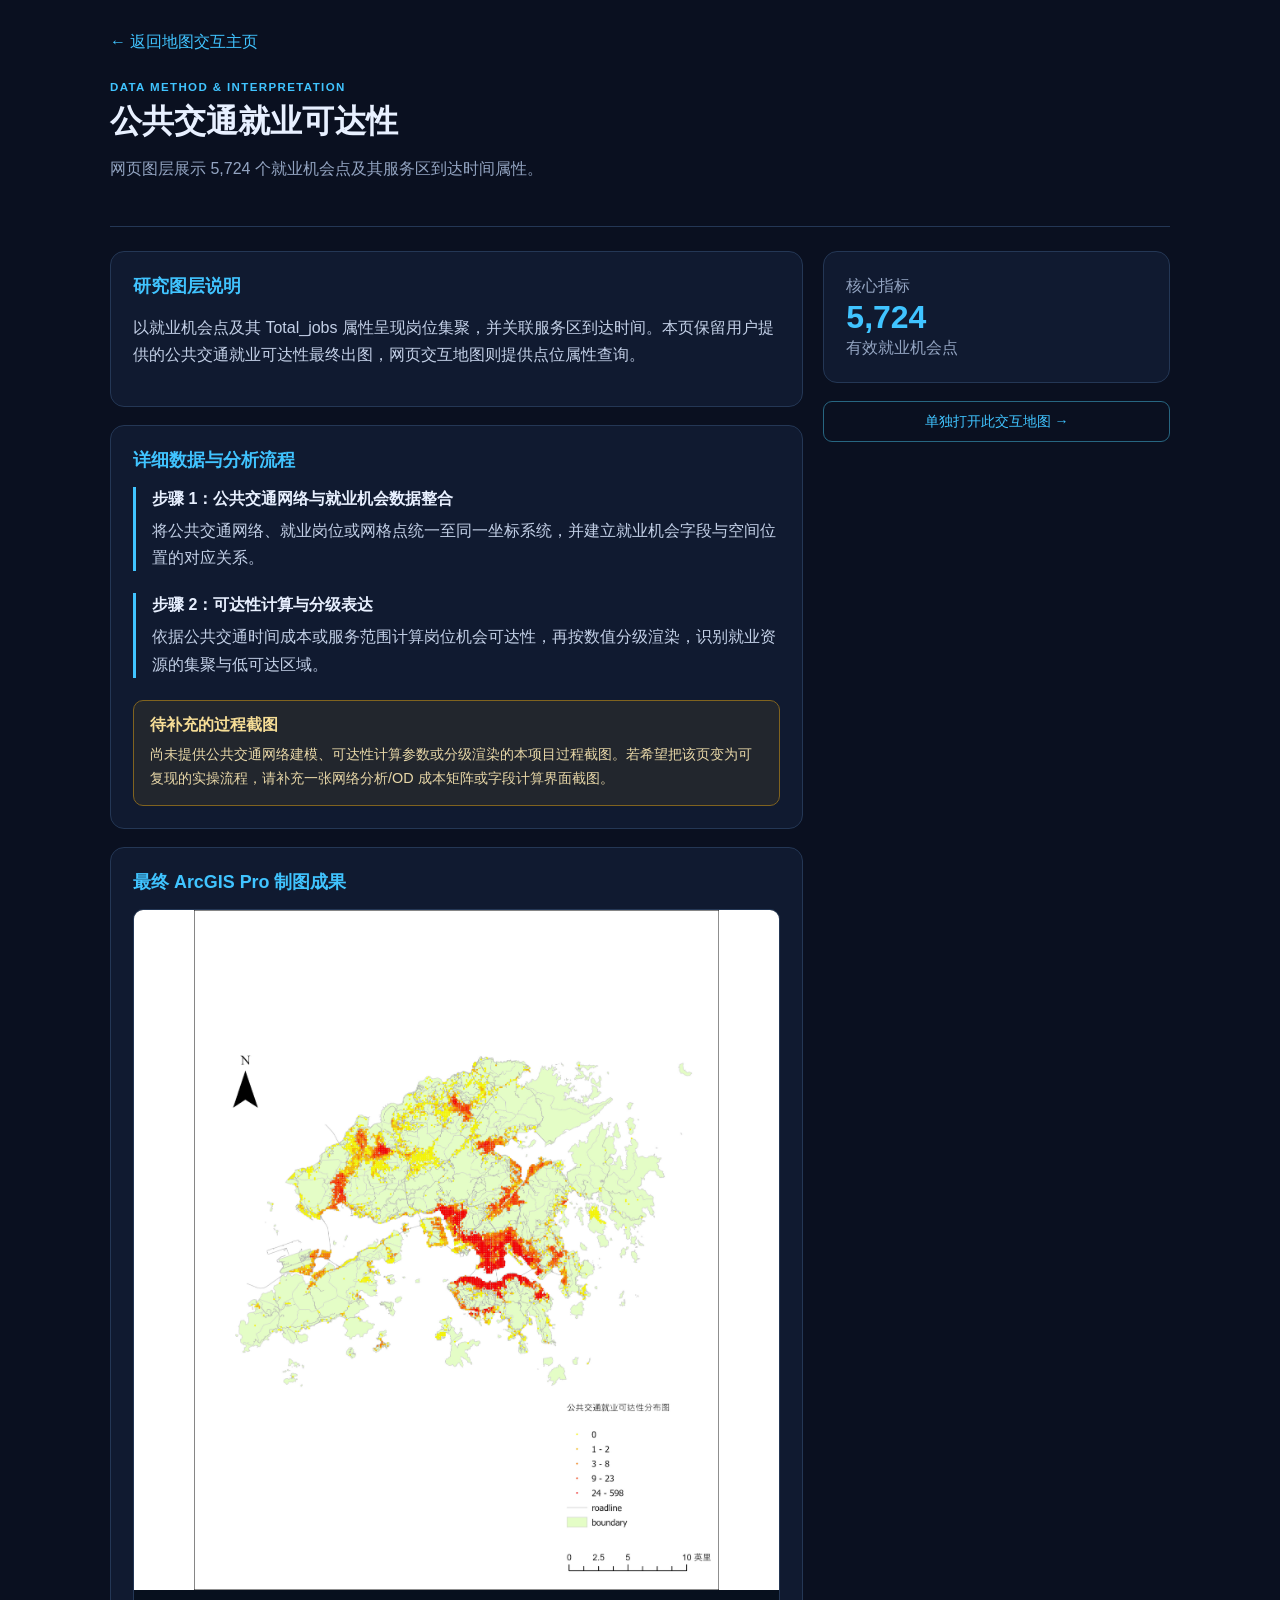
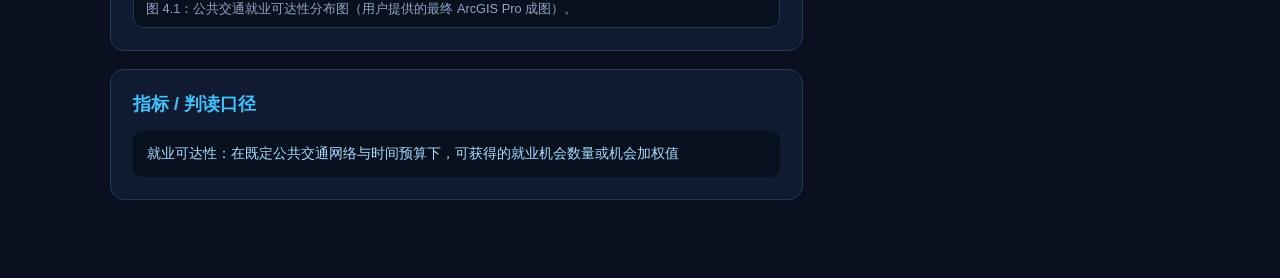
<file: detail_accessibility.html>
<!doctype html>
<html lang='zh-CN'>
<head>
  <meta charset='utf-8'>
  <meta name='viewport' content='width=device-width,initial-scale=1'>
  <title>公共交通就业可达性｜详细分析</title>
  <link rel='stylesheet' href='styles.css'>
</head>
<body>
  <main class='detail'>
    <a class='back' href='index.html'>← 返回地图交互主页</a>
    <header class='hero'>
      <div class='eyebrow'>DATA METHOD &amp; INTERPRETATION</div>
      <h1>公共交通就业可达性</h1>
      <p class='subtitle'>网页图层展示 5,724 个就业机会点及其服务区到达时间属性。</p>
    </header>
    <div class='grid'>
      <section>
        <article class='card'><h2>研究图层说明</h2><p>以就业机会点及其 Total_jobs 属性呈现岗位集聚，并关联服务区到达时间。本页保留用户提供的公共交通就业可达性最终出图，网页交互地图则提供点位属性查询。</p></article>
        <article class='card'><h2>详细数据与分析流程</h2><div class='step-list'><article class='step'><h3>步骤 1：公共交通网络与就业机会数据整合</h3><p>将公共交通网络、就业岗位或网格点统一至同一坐标系统，并建立就业机会字段与空间位置的对应关系。</p></article><article class='step'><h3>步骤 2：可达性计算与分级表达</h3><p>依据公共交通时间成本或服务范围计算岗位机会可达性，再按数值分级渲染，识别就业资源的集聚与低可达区域。</p></article></div><aside class='notice'><strong>待补充的过程截图</strong><p>尚未提供公共交通网络建模、可达性计算参数或分级渲染的本项目过程截图。若希望把该页变为可复现的实操流程，请补充一张网络分析/OD 成本矩阵或字段计算界面截图。</p></aside></article>
        <article class='card'><h2>最终 ArcGIS Pro 制图成果</h2><figure class='analysis-figure'><img src='assets/accessibility-final.jpg' alt='公共交通就业可达性最终出图' loading='lazy'><figcaption>图 4.1：公共交通就业可达性分布图（用户提供的最终 ArcGIS Pro 成图）。</figcaption></figure></article>
        <article class='card'><h2>指标 / 判读口径</h2><code>就业可达性：在既定公共交通网络与时间预算下，可获得的就业机会数量或机会加权值</code></article>
      </section>
      <aside>
        <article class='card'><div class='muted'>核心指标</div><div class='metric'>5,724</div><div class='muted'>有效就业机会点</div></article>
        <a class='detail-link' href='map_accessibility.html'>单独打开此交互地图 →</a>
      </aside>
    </div>
  </main>
</body>
</html>
</file>
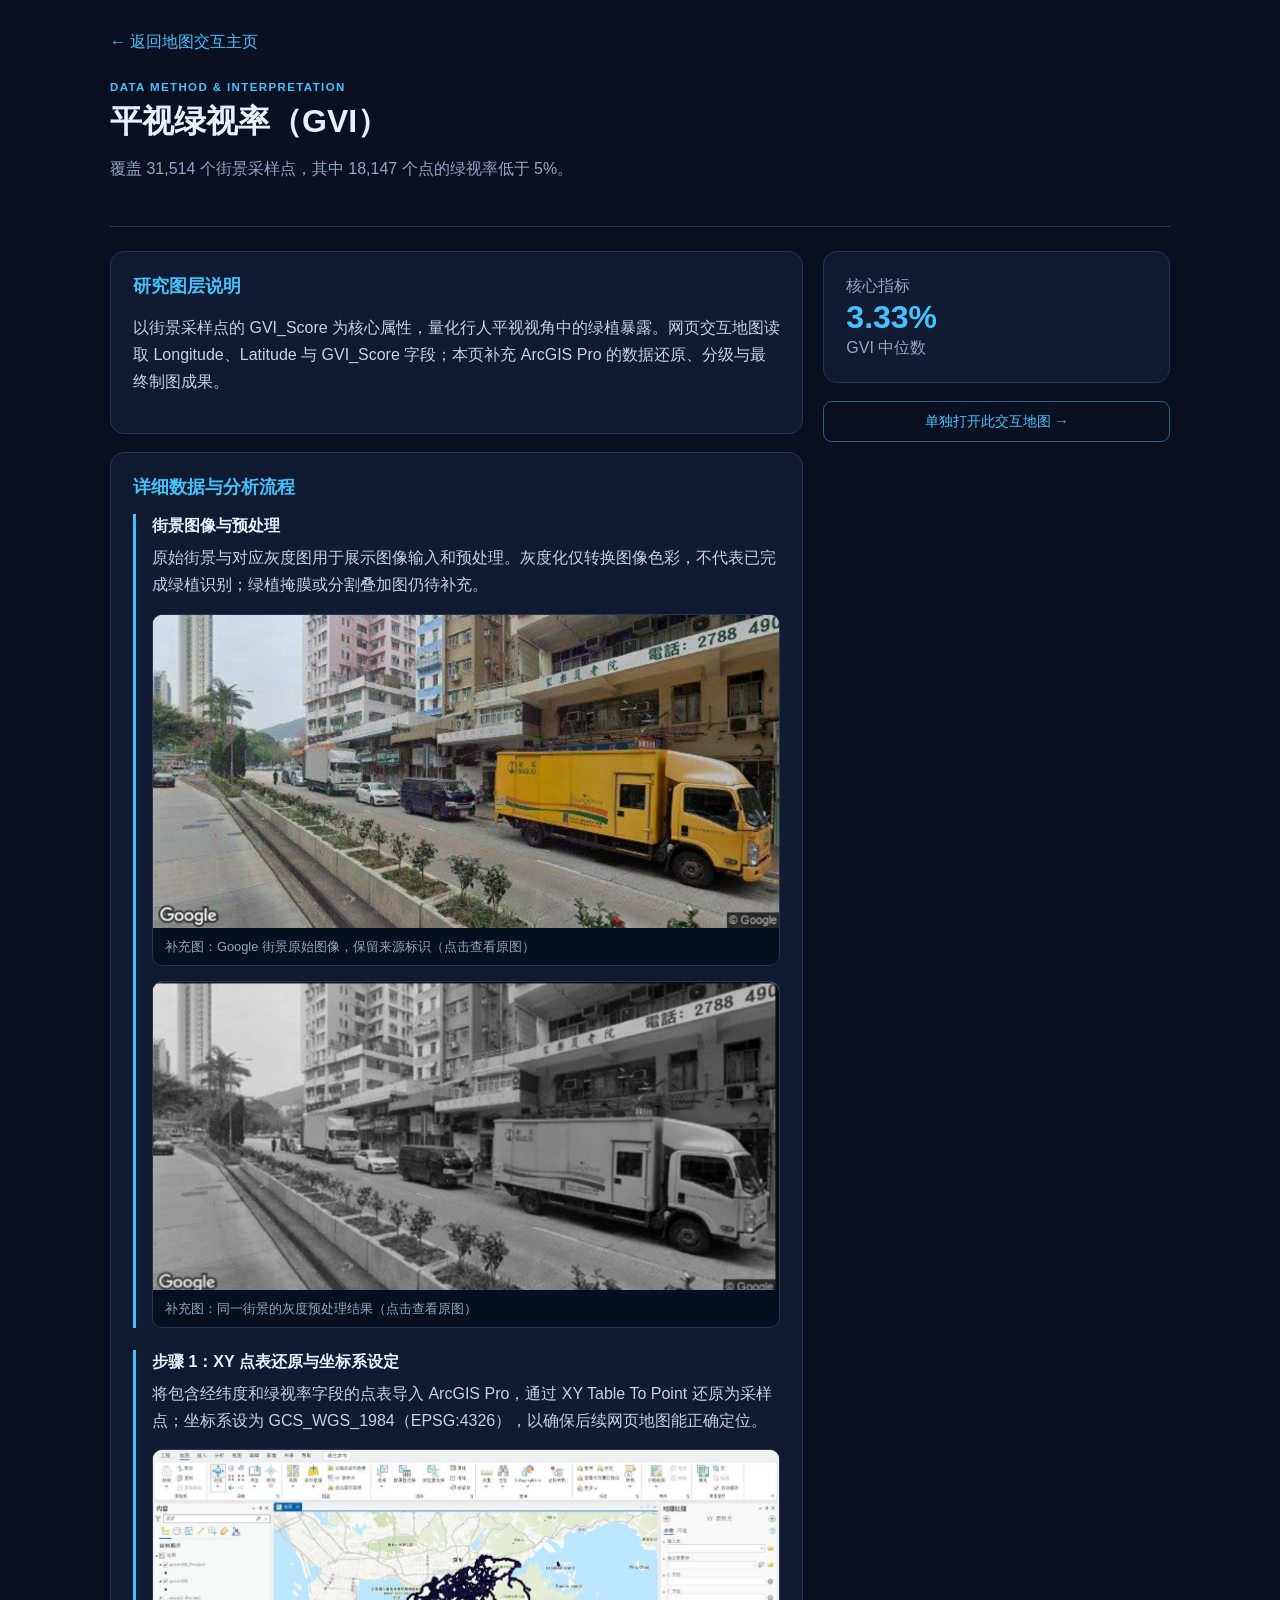
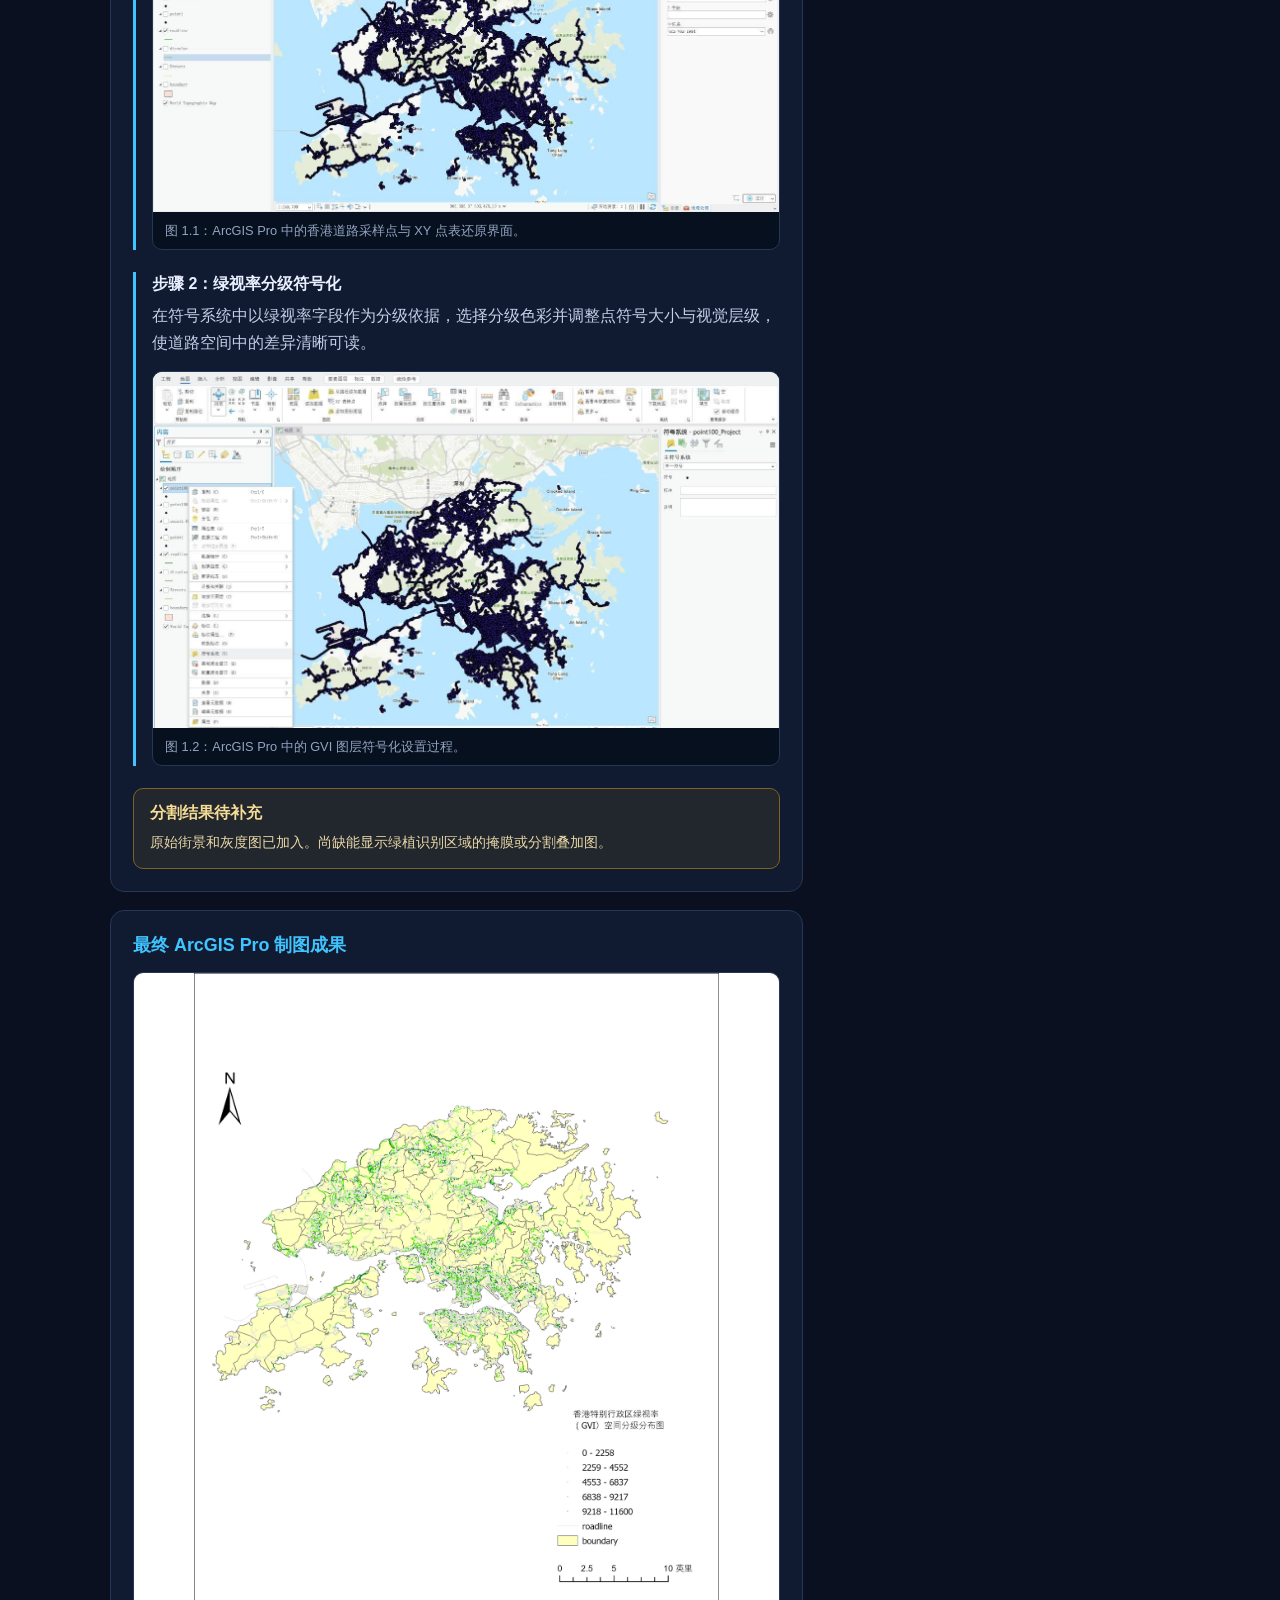
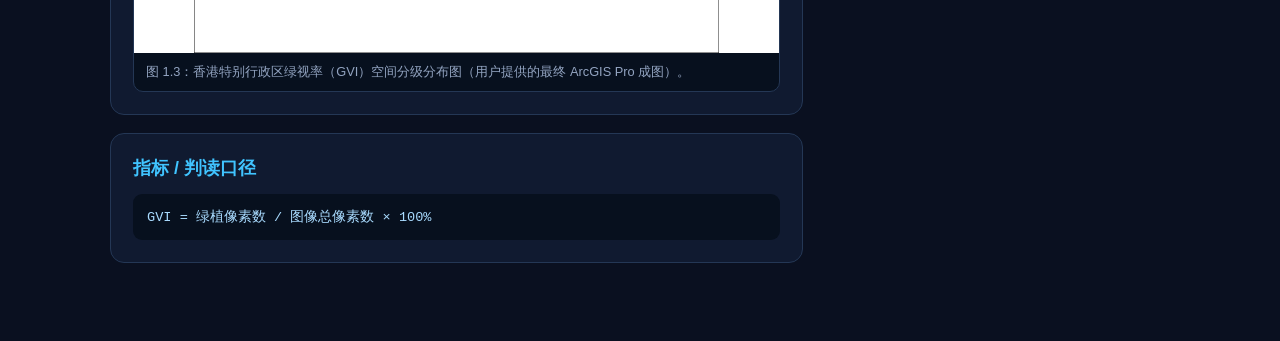
<file: detail_gvi.html>
<!doctype html>
<html lang='zh-CN'>
<head>
  <meta charset='utf-8'>
  <meta name='viewport' content='width=device-width,initial-scale=1'>
  <title>平视绿视率（GVI）｜详细分析</title>
  <link rel='stylesheet' href='styles.css'>
</head>
<body>
  <main class='detail'>
    <a class='back' href='index.html'>← 返回地图交互主页</a>
    <header class='hero'>
      <div class='eyebrow'>DATA METHOD &amp; INTERPRETATION</div>
      <h1>平视绿视率（GVI）</h1>
      <p class='subtitle'>覆盖 31,514 个街景采样点，其中 18,147 个点的绿视率低于 5%。</p>
    </header>
    <div class='grid'>
      <section>
        <article class='card'><h2>研究图层说明</h2><p>以街景采样点的 GVI_Score 为核心属性，量化行人平视视角中的绿植暴露。网页交互地图读取 Longitude、Latitude 与 GVI_Score 字段；本页补充 ArcGIS Pro 的数据还原、分级与最终制图成果。</p></article>
        <article class='card'><h2>详细数据与分析流程</h2><div class='step-list'><article class='step'><h3>街景图像与预处理</h3><p>原始街景与对应灰度图用于展示图像输入和预处理。灰度化仅转换图像色彩，不代表已完成绿植识别；绿植掩膜或分割叠加图仍待补充。</p><figure class='analysis-figure'><a href='assets/gvi-street-original.png' target='_blank' rel='noopener'><img src='assets/gvi-street-original.png' alt='补充图：Google 街景原始图像，保留来源标识' loading='lazy'></a><figcaption>补充图：Google 街景原始图像，保留来源标识（点击查看原图）</figcaption></figure><figure class='analysis-figure'><a href='assets/gvi-grayscale.png' target='_blank' rel='noopener'><img src='assets/gvi-grayscale.png' alt='补充图：同一街景的灰度预处理结果' loading='lazy'></a><figcaption>补充图：同一街景的灰度预处理结果（点击查看原图）</figcaption></figure></article><article class='step'><h3>步骤 1：XY 点表还原与坐标系设定</h3><p>将包含经纬度和绿视率字段的点表导入 ArcGIS Pro，通过 XY Table To Point 还原为采样点；坐标系设为 GCS_WGS_1984（EPSG:4326），以确保后续网页地图能正确定位。</p><figure class='analysis-figure'><img src='assets/gvi-xy-table.jpg' alt='香港道路采样点和 XY Table To Point 工具' loading='lazy'><figcaption>图 1.1：ArcGIS Pro 中的香港道路采样点与 XY 点表还原界面。</figcaption></figure></article><article class='step'><h3>步骤 2：绿视率分级符号化</h3><p>在符号系统中以绿视率字段作为分级依据，选择分级色彩并调整点符号大小与视觉层级，使道路空间中的差异清晰可读。</p><figure class='analysis-figure'><img src='assets/gvi-symbolization.jpg' alt='GVI 符号化设置' loading='lazy'><figcaption>图 1.2：ArcGIS Pro 中的 GVI 图层符号化设置过程。</figcaption></figure></article></div><aside class='notice'><strong>分割结果待补充</strong><p>原始街景和灰度图已加入。尚缺能显示绿植识别区域的掩膜或分割叠加图。</p></aside></article>
        <article class='card'><h2>最终 ArcGIS Pro 制图成果</h2><figure class='analysis-figure'><img src='assets/gvi-final.jpg' alt='平视绿视率（GVI）最终出图' loading='lazy'><figcaption>图 1.3：香港特别行政区绿视率（GVI）空间分级分布图（用户提供的最终 ArcGIS Pro 成图）。</figcaption></figure></article>
        <article class='card'><h2>指标 / 判读口径</h2><code>GVI = 绿植像素数 / 图像总像素数 × 100%</code></article>
      </section>
      <aside>
        <article class='card'><div class='muted'>核心指标</div><div class='metric'>3.33%</div><div class='muted'>GVI 中位数</div></article>
        <a class='detail-link' href='map_gvi.html'>单独打开此交互地图 →</a>
      </aside>
    </div>
  </main>
</body>
</html>
</file>
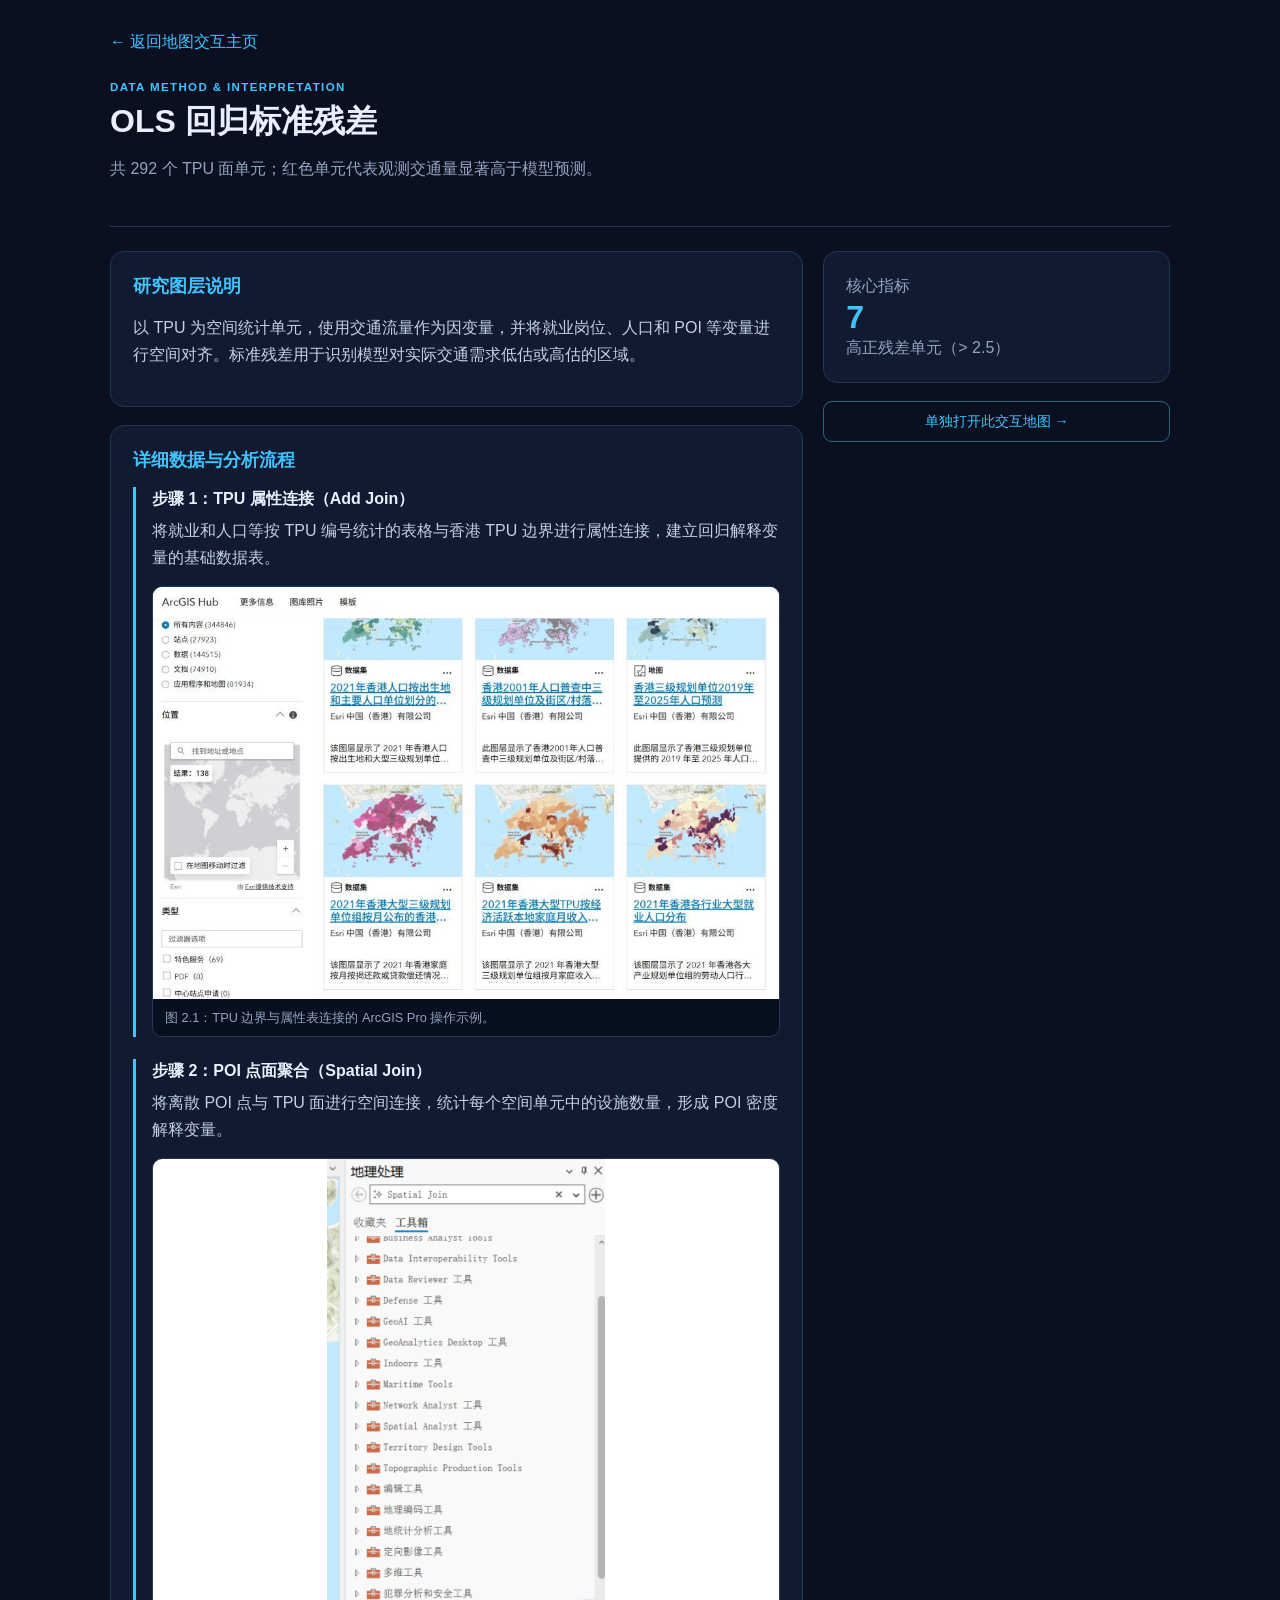
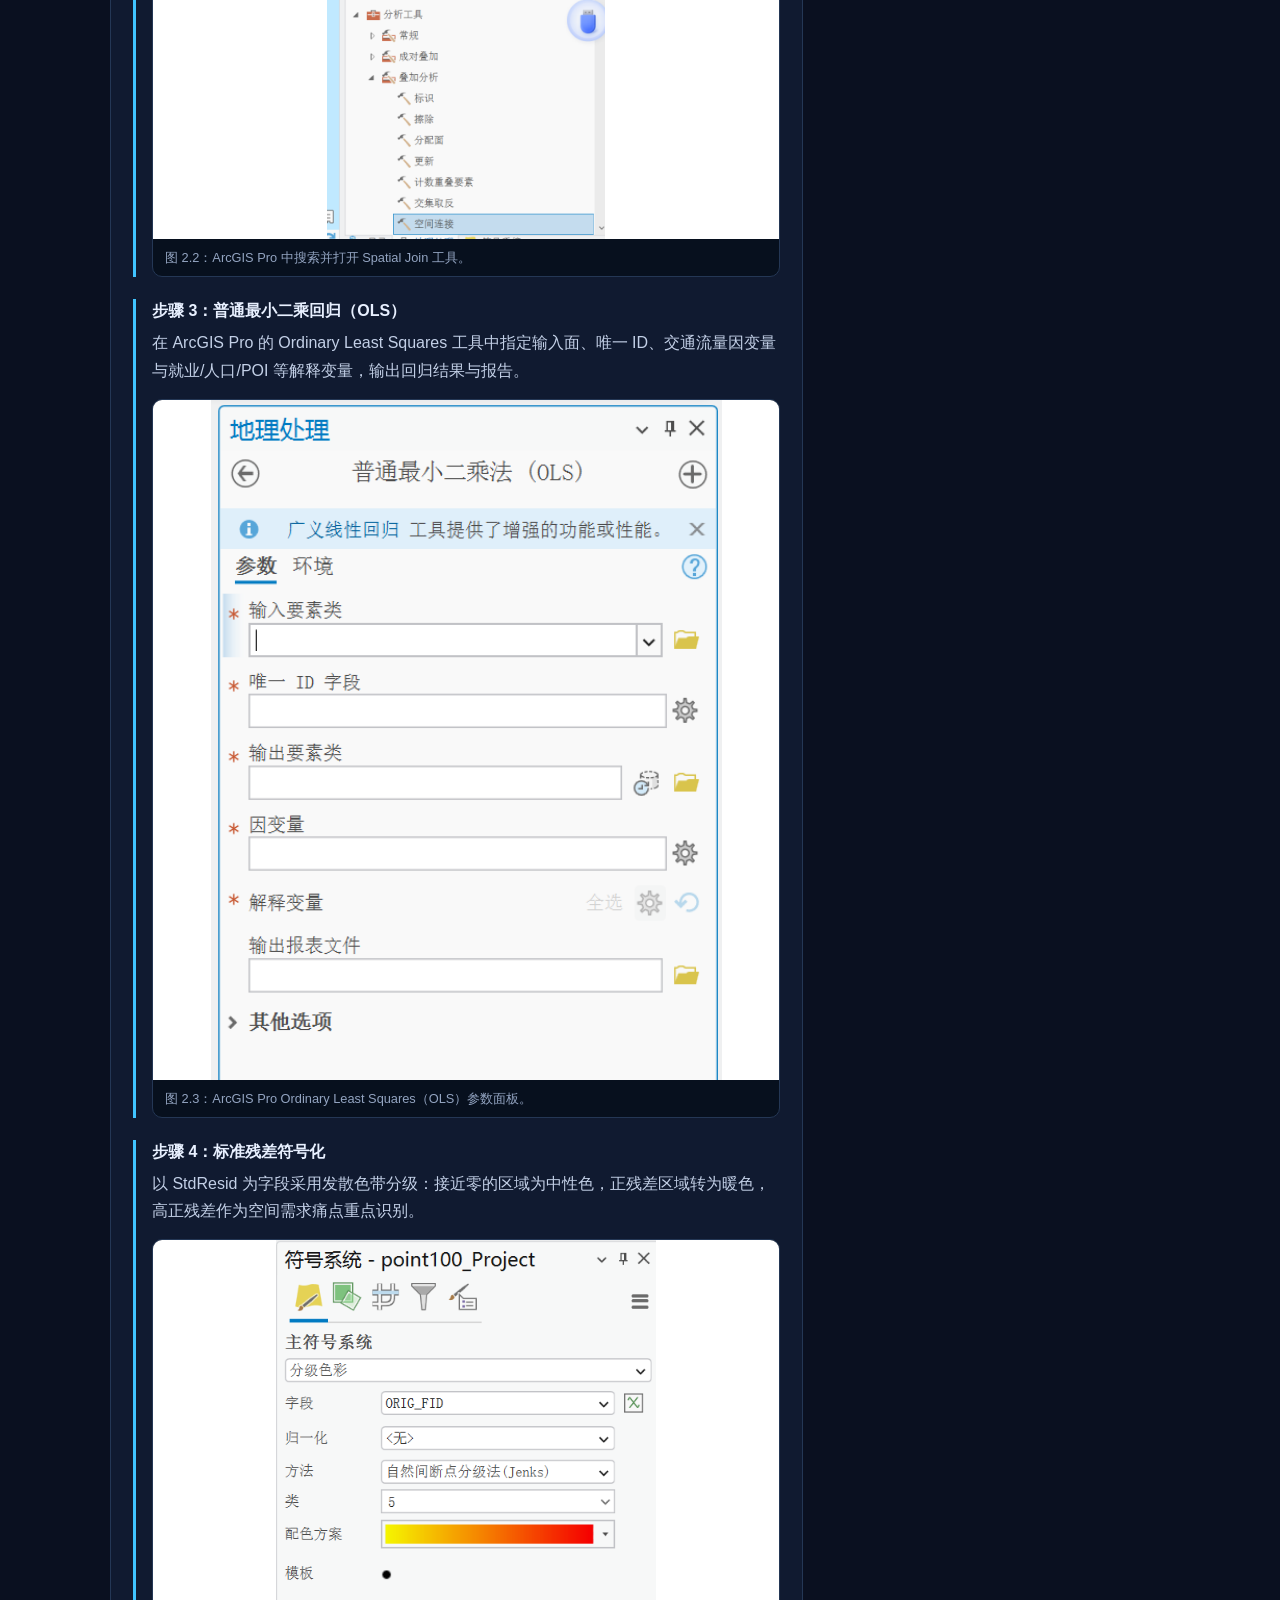
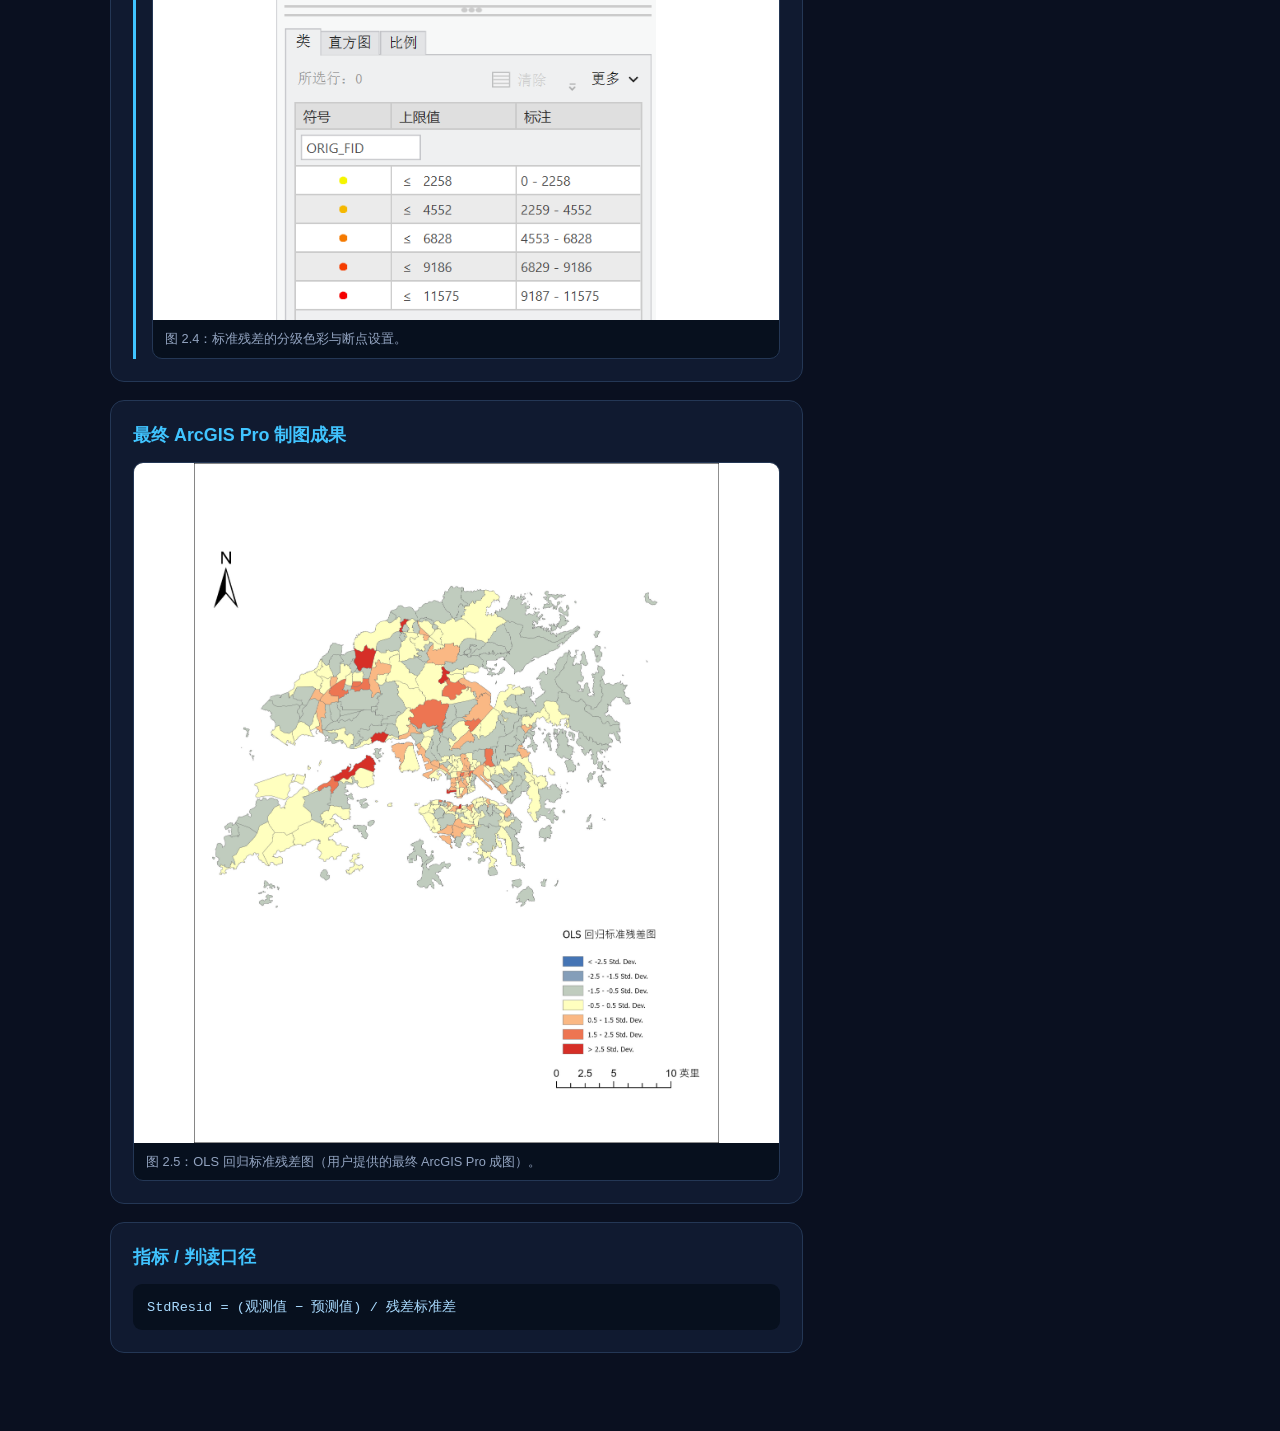
<file: detail_ols.html>
<!doctype html>
<html lang='zh-CN'>
<head>
  <meta charset='utf-8'>
  <meta name='viewport' content='width=device-width,initial-scale=1'>
  <title>OLS 回归标准残差｜详细分析</title>
  <link rel='stylesheet' href='styles.css'>
</head>
<body>
  <main class='detail'>
    <a class='back' href='index.html'>← 返回地图交互主页</a>
    <header class='hero'>
      <div class='eyebrow'>DATA METHOD &amp; INTERPRETATION</div>
      <h1>OLS 回归标准残差</h1>
      <p class='subtitle'>共 292 个 TPU 面单元；红色单元代表观测交通量显著高于模型预测。</p>
    </header>
    <div class='grid'>
      <section>
        <article class='card'><h2>研究图层说明</h2><p>以 TPU 为空间统计单元，使用交通流量作为因变量，并将就业岗位、人口和 POI 等变量进行空间对齐。标准残差用于识别模型对实际交通需求低估或高估的区域。</p></article>
        <article class='card'><h2>详细数据与分析流程</h2><div class='step-list'><article class='step'><h3>步骤 1：TPU 属性连接（Add Join）</h3><p>将就业和人口等按 TPU 编号统计的表格与香港 TPU 边界进行属性连接，建立回归解释变量的基础数据表。</p><figure class='analysis-figure'><img src='assets/ols-add-join.jpg' alt='ArcGIS Pro Add Join 操作' loading='lazy'><figcaption>图 2.1：TPU 边界与属性表连接的 ArcGIS Pro 操作示例。</figcaption></figure></article><article class='step'><h3>步骤 2：POI 点面聚合（Spatial Join）</h3><p>将离散 POI 点与 TPU 面进行空间连接，统计每个空间单元中的设施数量，形成 POI 密度解释变量。</p><figure class='analysis-figure'><img src='assets/ols-spatial-join.png' alt='ArcGIS Pro Spatial Join 工具' loading='lazy'><figcaption>图 2.2：ArcGIS Pro 中搜索并打开 Spatial Join 工具。</figcaption></figure></article><article class='step'><h3>步骤 3：普通最小二乘回归（OLS）</h3><p>在 ArcGIS Pro 的 Ordinary Least Squares 工具中指定输入面、唯一 ID、交通流量因变量与就业/人口/POI 等解释变量，输出回归结果与报告。</p><figure class='analysis-figure'><img src='assets/ols-model.png' alt='OLS 参数面板' loading='lazy'><figcaption>图 2.3：ArcGIS Pro Ordinary Least Squares（OLS）参数面板。</figcaption></figure></article><article class='step'><h3>步骤 4：标准残差符号化</h3><p>以 StdResid 为字段采用发散色带分级：接近零的区域为中性色，正残差区域转为暖色，高正残差作为空间需求痛点重点识别。</p><figure class='analysis-figure'><img src='assets/ols-symbolization.png' alt='OLS 标准残差符号化' loading='lazy'><figcaption>图 2.4：标准残差的分级色彩与断点设置。</figcaption></figure></article></div></article>
        <article class='card'><h2>最终 ArcGIS Pro 制图成果</h2><figure class='analysis-figure'><img src='assets/ols-final.jpg' alt='OLS 回归标准残差最终出图' loading='lazy'><figcaption>图 2.5：OLS 回归标准残差图（用户提供的最终 ArcGIS Pro 成图）。</figcaption></figure></article>
        <article class='card'><h2>指标 / 判读口径</h2><code>StdResid = (观测值 − 预测值) / 残差标准差</code></article>
      </section>
      <aside>
        <article class='card'><div class='muted'>核心指标</div><div class='metric'>7</div><div class='muted'>高正残差单元（> 2.5）</div></article>
        <a class='detail-link' href='map_ols.html'>单独打开此交互地图 →</a>
      </aside>
    </div>
  </main>
</body>
</html>
</file>
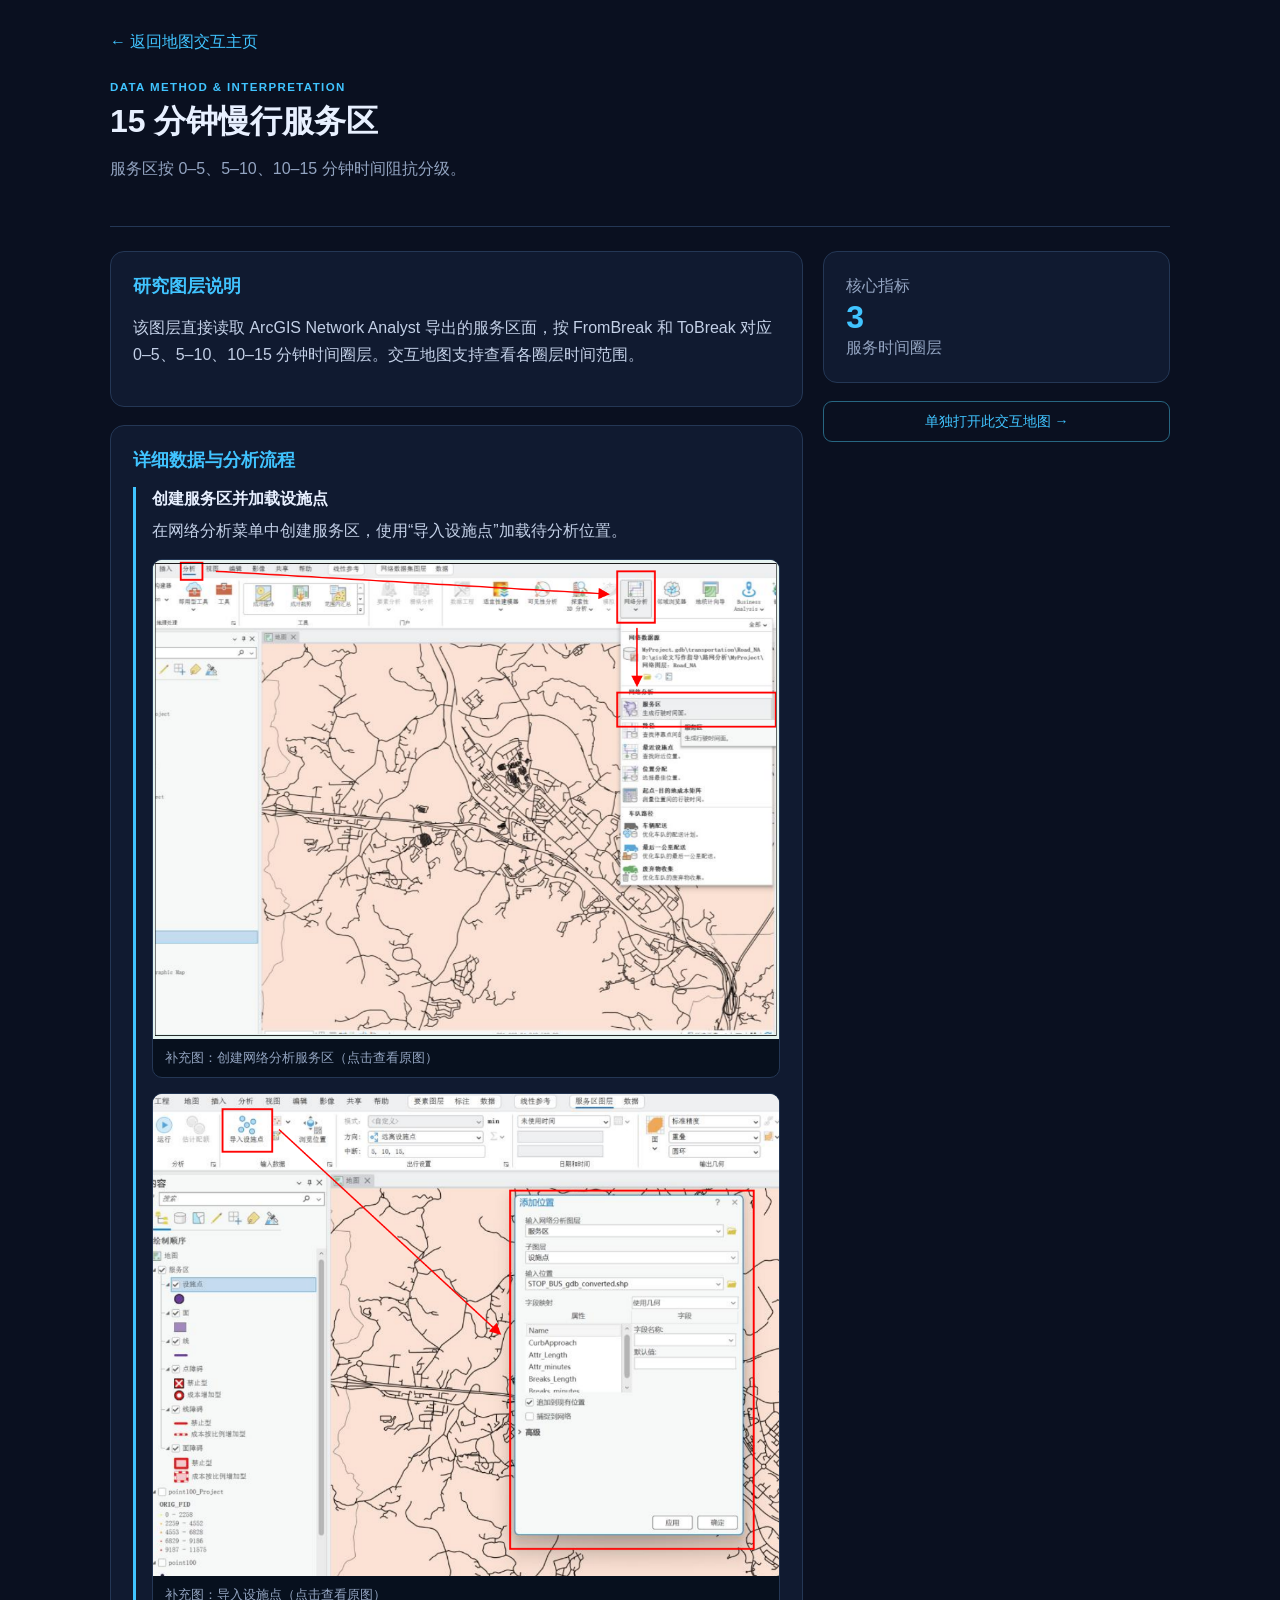
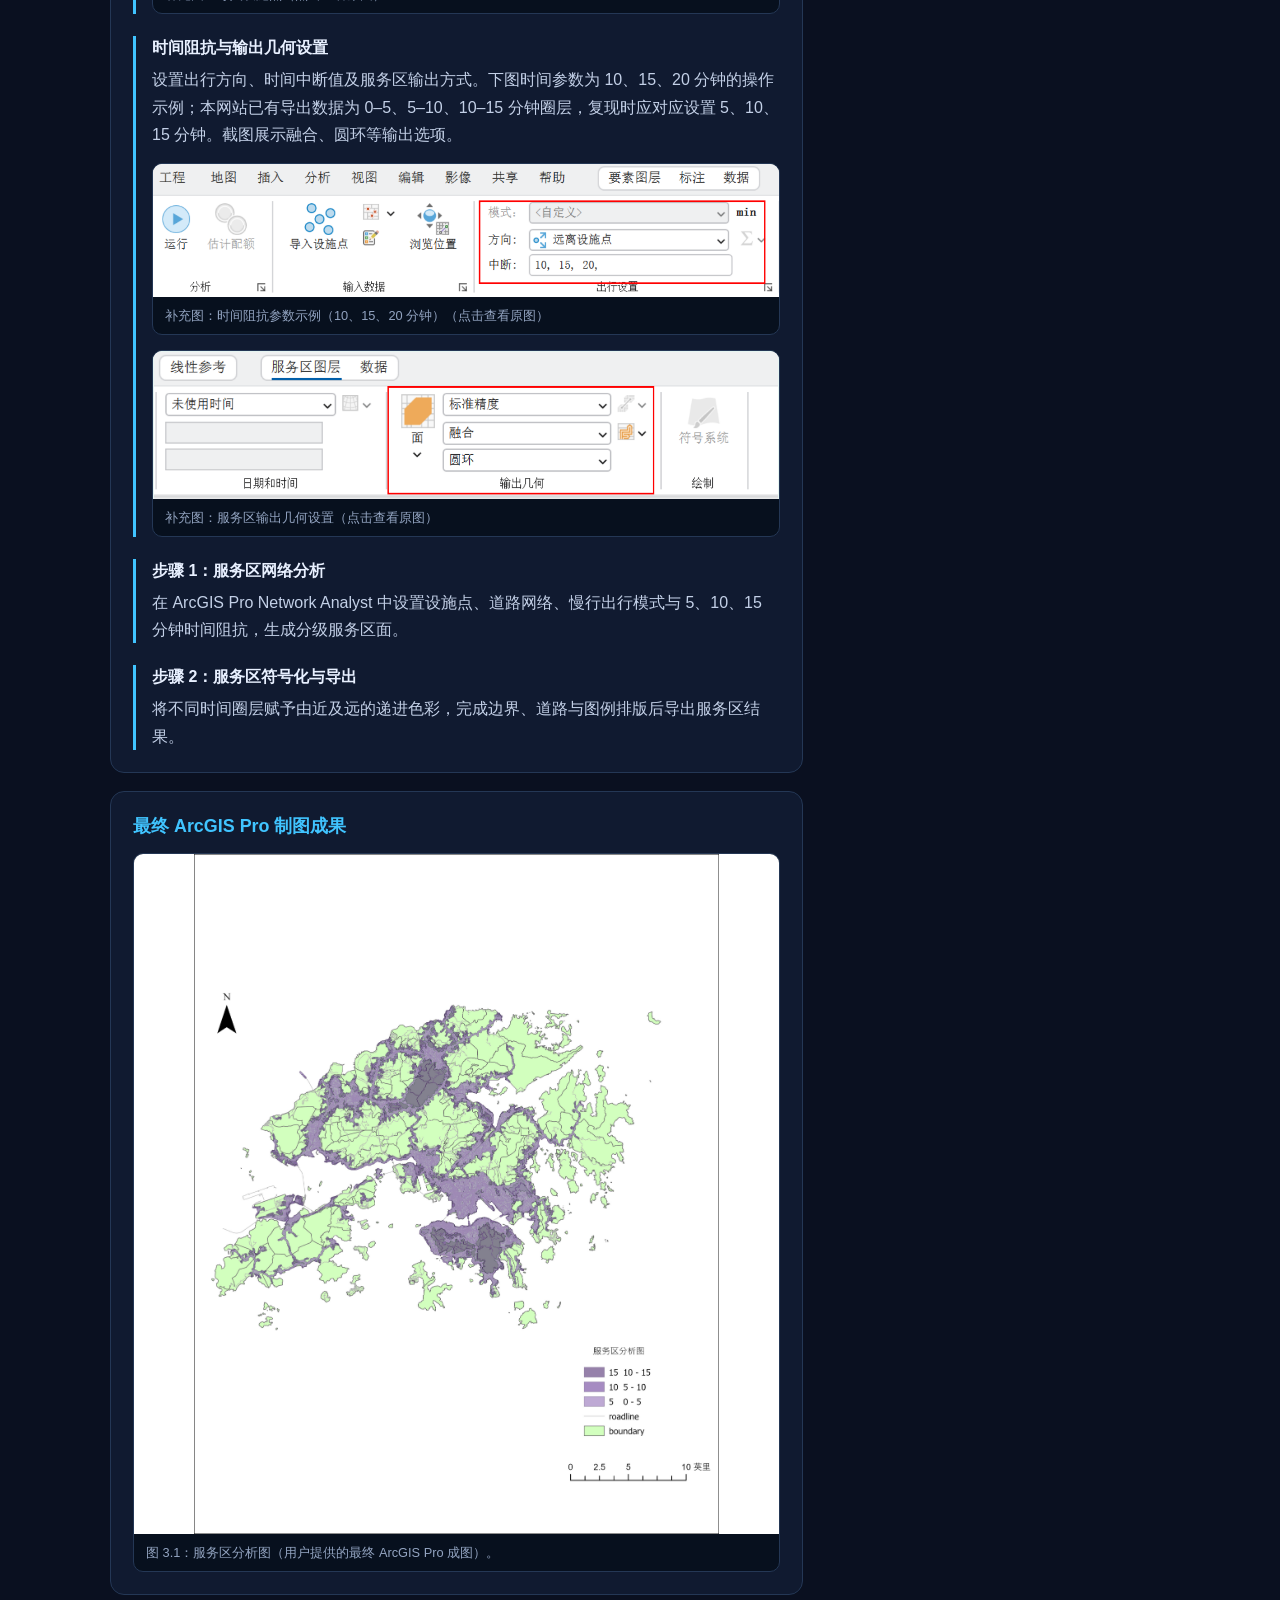
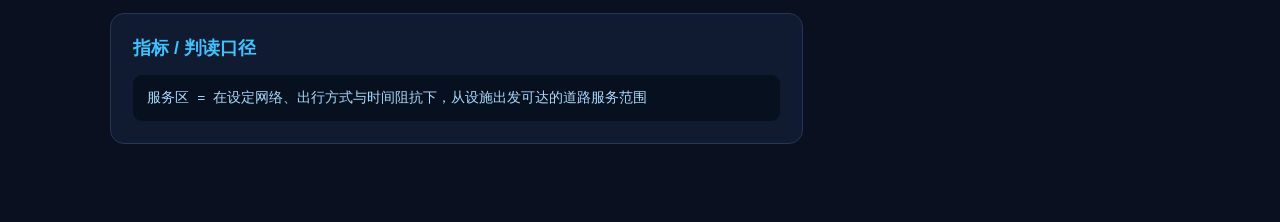
<file: detail_service.html>
<!doctype html>
<html lang='zh-CN'>
<head>
  <meta charset='utf-8'>
  <meta name='viewport' content='width=device-width,initial-scale=1'>
  <title>15 分钟慢行服务区｜详细分析</title>
  <link rel='stylesheet' href='styles.css'>
</head>
<body>
  <main class='detail'>
    <a class='back' href='index.html'>← 返回地图交互主页</a>
    <header class='hero'>
      <div class='eyebrow'>DATA METHOD &amp; INTERPRETATION</div>
      <h1>15 分钟慢行服务区</h1>
      <p class='subtitle'>服务区按 0–5、5–10、10–15 分钟时间阻抗分级。</p>
    </header>
    <div class='grid'>
      <section>
        <article class='card'><h2>研究图层说明</h2><p>该图层直接读取 ArcGIS Network Analyst 导出的服务区面，按 FromBreak 和 ToBreak 对应 0–5、5–10、10–15 分钟时间圈层。交互地图支持查看各圈层时间范围。</p></article>
        <article class='card'><h2>详细数据与分析流程</h2><div class='step-list'><article class='step'><h3>创建服务区并加载设施点</h3><p>在网络分析菜单中创建服务区，使用“导入设施点”加载待分析位置。</p><figure class='analysis-figure'><a href='assets/service-create.png' target='_blank' rel='noopener'><img src='assets/service-create.png' alt='补充图：创建网络分析服务区' loading='lazy'></a><figcaption>补充图：创建网络分析服务区（点击查看原图）</figcaption></figure><figure class='analysis-figure'><a href='assets/service-facilities.png' target='_blank' rel='noopener'><img src='assets/service-facilities.png' alt='补充图：导入设施点' loading='lazy'></a><figcaption>补充图：导入设施点（点击查看原图）</figcaption></figure></article><article class='step'><h3>时间阻抗与输出几何设置</h3><p>设置出行方向、时间中断值及服务区输出方式。下图时间参数为 10、15、20 分钟的操作示例；本网站已有导出数据为 0–5、5–10、10–15 分钟圈层，复现时应对应设置 5、10、15 分钟。截图展示融合、圆环等输出选项。</p><figure class='analysis-figure'><a href='assets/service-time-settings.png' target='_blank' rel='noopener'><img src='assets/service-time-settings.png' alt='补充图：时间阻抗参数示例（10、15、20 分钟）' loading='lazy'></a><figcaption>补充图：时间阻抗参数示例（10、15、20 分钟）（点击查看原图）</figcaption></figure><figure class='analysis-figure'><a href='assets/service-output-settings.png' target='_blank' rel='noopener'><img src='assets/service-output-settings.png' alt='补充图：服务区输出几何设置' loading='lazy'></a><figcaption>补充图：服务区输出几何设置（点击查看原图）</figcaption></figure></article><article class='step'><h3>步骤 1：服务区网络分析</h3><p>在 ArcGIS Pro Network Analyst 中设置设施点、道路网络、慢行出行模式与 5、10、15 分钟时间阻抗，生成分级服务区面。</p></article><article class='step'><h3>步骤 2：服务区符号化与导出</h3><p>将不同时间圈层赋予由近及远的递进色彩，完成边界、道路与图例排版后导出服务区结果。</p></article></div></article>
        <article class='card'><h2>最终 ArcGIS Pro 制图成果</h2><figure class='analysis-figure'><img src='assets/service-final.jpg' alt='15 分钟慢行服务区最终出图' loading='lazy'><figcaption>图 3.1：服务区分析图（用户提供的最终 ArcGIS Pro 成图）。</figcaption></figure></article>
        <article class='card'><h2>指标 / 判读口径</h2><code>服务区 = 在设定网络、出行方式与时间阻抗下，从设施出发可达的道路服务范围</code></article>
      </section>
      <aside>
        <article class='card'><div class='muted'>核心指标</div><div class='metric'>3</div><div class='muted'>服务时间圈层</div></article>
        <a class='detail-link' href='map_service.html'>单独打开此交互地图 →</a>
      </aside>
    </div>
  </main>
</body>
</html>
</file>
<file: styles.css>
:root { --bg:#0a1020; --panel:#101a30; --line:#243755; --text:#e8f0ff; --muted:#93a4c1; --cyan:#40c4ff; --accent:#7c4dff; }
    * { box-sizing:border-box; } body { margin:0; background:var(--bg); color:var(--text); font-family:Inter,-apple-system,BlinkMacSystemFont,'Segoe UI','Microsoft YaHei',sans-serif; }
    .app { min-height:100vh; display:grid; grid-template-columns:390px 1fr; } .sidebar { padding:28px 22px; background:linear-gradient(180deg,#101a30,#0b1325); border-right:1px solid var(--line); overflow:auto; }
    .eyebrow { color:var(--cyan); letter-spacing:.12em; font-size:.72rem; font-weight:700; } h1 { font-size:1.55rem; line-height:1.25; margin:8px 0; } .subtitle,.muted { color:var(--muted); line-height:1.55; }
    .nav { display:grid; gap:10px; margin:24px 0; } .nav button { color:var(--text); text-align:left; background:#111e36; border:1px solid var(--line); border-radius:12px; padding:13px; cursor:pointer; transition:.18s; } .nav button:hover,.nav button.active { border-color:var(--cyan); background:#172b4c; } .nav .tag { float:right; color:var(--cyan); font-size:.72rem; }
    .insight { padding:16px; border:1px solid var(--line); border-radius:12px; background:rgba(17,30,54,.7); } .insight h2 { font-size:1rem; margin:0 0 8px; color:var(--cyan); } .insight p { font-size:.87rem; line-height:1.55; color:var(--muted); }
    .detail-link { display:block; color:var(--cyan); border:1px solid #276681; border-radius:9px; padding:10px; text-align:center; text-decoration:none; font-size:.88rem; } .map { height:100vh; position:relative; } iframe { height:100%; width:100%; border:0; background:#111; }
    .map-legend { position:fixed; z-index:9999; bottom:25px; left:25px; background:rgba(10,16,32,.88); color:#e8f0ff; padding:10px 12px; border:1px solid #405675; border-radius:8px; font-family:Arial,sans-serif; font-size:12px; line-height:1.65; } .map-legend i { width:10px; height:10px; display:inline-block; border-radius:50%; margin-right:5px; }
    .detail { max-width:1100px; margin:auto; padding:32px 20px 60px; } .back { color:var(--cyan); text-decoration:none; } .hero { border-bottom:1px solid var(--line); padding:28px 0; margin-bottom:24px; } .hero h1 { font-size:2rem; } .grid { display:grid; grid-template-columns:2fr 1fr; gap:20px; } .card { background:var(--panel); border:1px solid var(--line); border-radius:14px; padding:22px; margin-bottom:18px; } .card h2 { font-size:1.12rem; color:var(--cyan); margin-top:0; } .card p,.card li { color:#c3d0e7; line-height:1.7; } .metric { font-size:2rem; color:var(--cyan); font-weight:800; } code { display:block; white-space:pre-wrap; background:#07101e; padding:14px; color:#a9dbff; border-radius:9px; font-size:.85rem; }
    @media (max-width:800px) { .app { grid-template-columns:1fr; } .sidebar { border-right:0; border-bottom:1px solid var(--line); } .map { height:68vh; } .grid { grid-template-columns:1fr; } }
    

.step-list { display:grid; gap:22px; }
.step { border-left:3px solid var(--cyan); padding:2px 0 0 16px; }
.step h3 { font-size:1rem; margin:0 0 7px; color:#e8f0ff; }
.step p { margin:0; }
.analysis-figure { margin:15px 0 0; background:#07101e; border:1px solid var(--line); border-radius:10px; overflow:hidden; }
.analysis-figure img { display:block; width:100%; height:auto; max-height:680px; object-fit:contain; background:#fff; }
.analysis-figure figcaption { color:var(--muted); font-size:.8rem; line-height:1.5; padding:9px 12px; }
.notice { margin-top:22px; padding:14px 16px; border:1px solid #80631f; border-radius:10px; background:rgba(128,99,31,.16); color:#f6dd96; }
.notice p { color:#e9d8a8; margin:6px 0 0; font-size:.9rem; }
</file>
